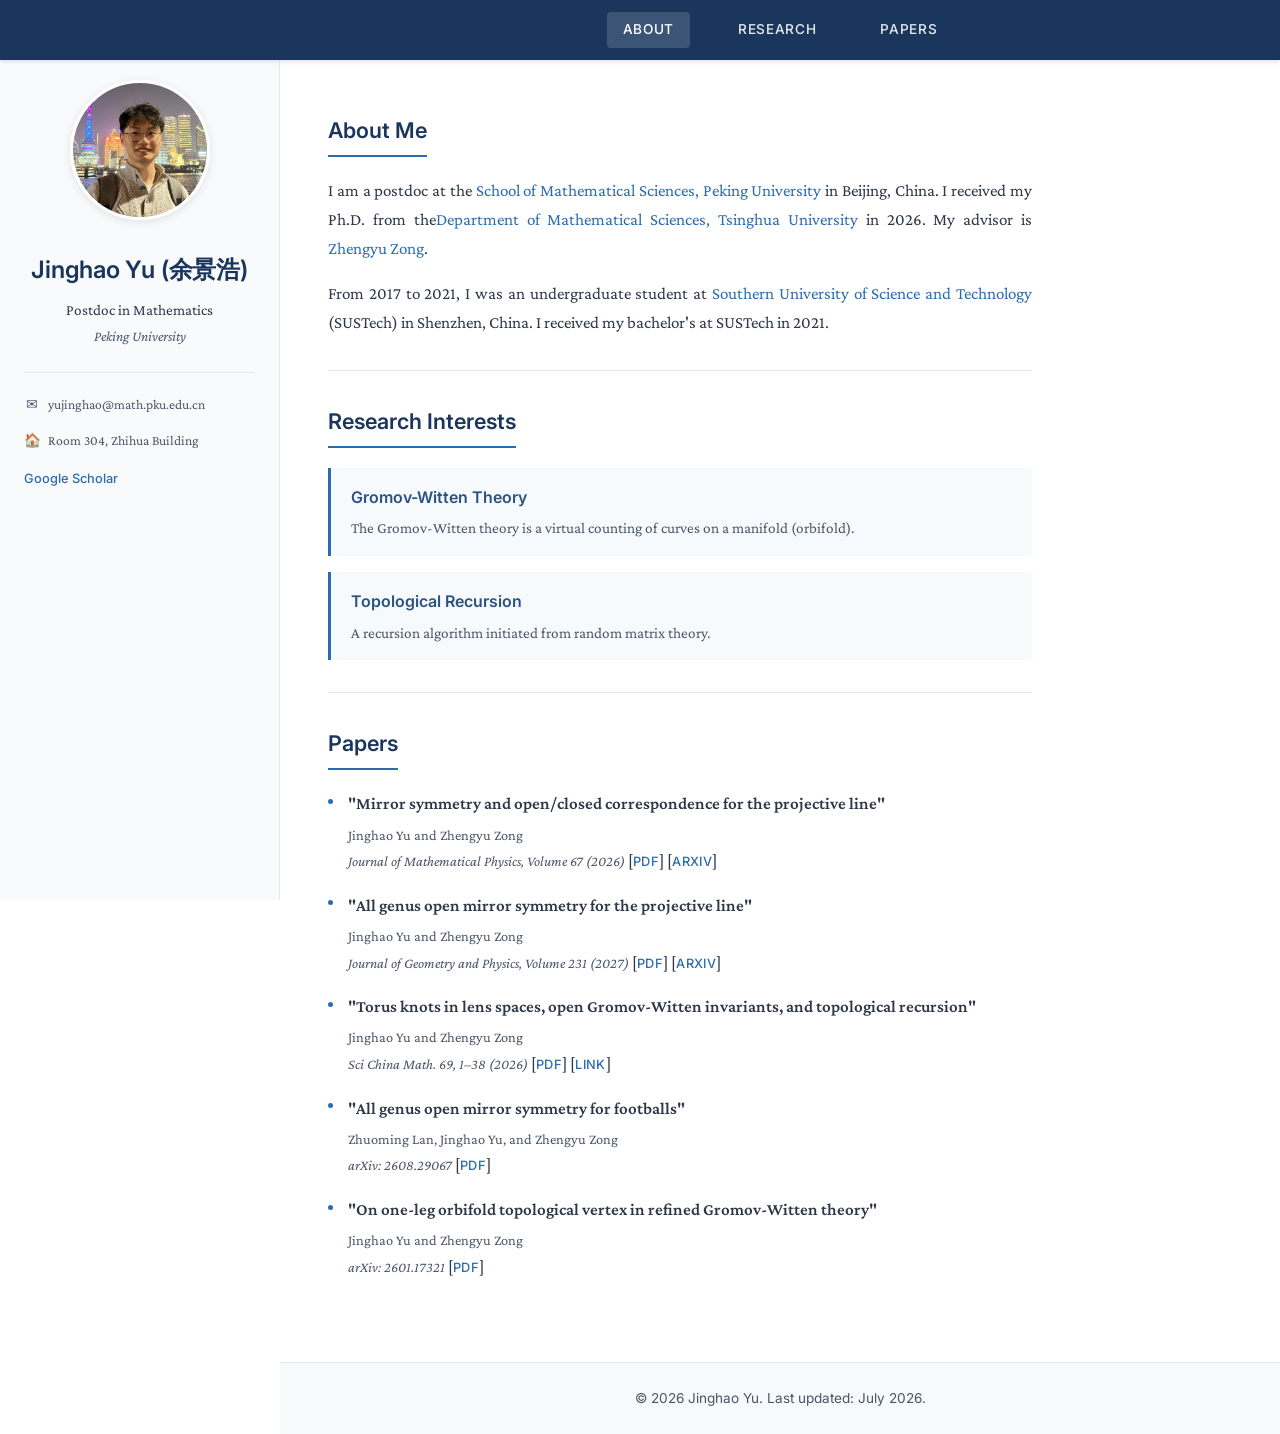
<file: index.html>
<!DOCTYPE html>
<html lang="en">
<head>
    <meta charset="UTF-8">
    <meta name="viewport" content="width=device-width, initial-scale=1.0">
    <title>Jinghao Yu | Math</title>
    <link rel="stylesheet" href="css/style.css">
    <link rel="preconnect" href="https://fonts.googleapis.com">
    <link rel="preconnect" href="https://fonts.gstatic.com" crossorigin>
    <link href="https://fonts.googleapis.com/css2?family=Crimson+Pro:ital,wght@0,400;0,600;1,400&family=Inter:wght@400;500;600&display=swap" rel="stylesheet">
</head>
<body>
    <!-- Navigation -->
    <nav class="navbar">
        <div class="nav-container">
            <a href="#about" class="nav-link">About</a>
            <a href="#research" class="nav-link">Research</a>
            <a href="#papers" class="nav-link">Papers</a>
        </div>
    </nav>

    <div class="layout">
        <!-- Fixed Sidebar -->
        <aside class="sidebar">
            <div class="sidebar-content">
                <div class="photo-container">
                    <img src="images/photo1.jpg" alt="Profile Photo" class="profile-photo" onerror="this.src='data:image/svg+xml,<svg xmlns=%22http://www.w3.org/2000/svg%22 viewBox=%220 0 200 200%22><rect fill=%22%23e8e8e8%22 width=%22200%22 height=%22200%22/><text x=%2250%%22 y=%2250%%22 dominant-baseline=%22middle%22 text-anchor=%22middle%22 fill=%22%23999%22 font-size=%2240%22>Photo</text></svg>'">
                </div>
                <p class="name">Jinghao Yu (余景浩)</p>
                <p class="title">Postdoc in Mathematics</p>
                <p class="affiliation">Peking University</p>

                <div class="sidebar-contact">
                    <div class="contact-item">
                        <span class="contact-icon">&#9993;</span>
                        <a href="mailto:yjh21@mails.tsinghua.edu.cn" class="contact-value">yujinghao@math.pku.edu.cn</a>
                    </div>
                    <div class="contact-item">
                        <span class="contact-icon">&#127968;</span>
                        <span>Room 304, Zhihua Building</span>
                    </div>
                    <div class="contact-links">
                        <a href="https://scholar.google.com/citations?pli=1&authuser=1&user=0nHxREYAAAAJ" class="social-link">Google Scholar</a>
                        <!-- <a href="#" class="social-link">GitHub</a> -->
                    </div>
                </div>
            </div>
        </aside>

        <!-- Main Content -->
        <main class="main-content">
            <!-- About Me Section -->
            <section id="about" class="section">
                <h2 class="section-title">About Me</h2>
                <div class="section-content">
                <p class="bio">
                    I am a postdoc at the <a href="https://math.pku.edu.cn/index.htm" target="_blank">School of Mathematical Sciences, Peking University</a> in Beijing, China.
                    I received my Ph.D. from the<a href="https://math.tsinghua.edu.cn/#" target="_blank">Department of Mathematical Sciences, 
                    Tsinghua University</a> in 2026. My advisor is <a href="https://www.math.tsinghua.edu.cn/info/1125/2649.htm#"
                    target="_blank"> Zhengyu Zong</a>.
                </p>
                <p class="bio">
                    From 2017 to 2021, I was an undergraduate student at <a href="https://math.sustech.edu.cn/?lang=en" target="_blank">
                    Southern University of Science and Technology</a> (SUSTech) in Shenzhen, China. I received my bachelor's at SUSTech in 2021.
                </p>
                </div>
            </section>

            <!-- Research Interest Section -->
            <section id="research" class="section">
                <h2 class="section-title">Research Interests</h2>
                <div class="section-content">
                    <div class="research-grid">
                        <div class="research-item">
                            <h3>Gromov-Witten Theory</h3>
                            <p>The Gromov-Witten theory is a virtual counting of curves on a manifold (orbifold).</p>
                        </div>
                        <div class="research-item">
                            <h3>Topological Recursion</h3>
                            <p>A recursion algorithm initiated from random matrix theory.</p>
                        </div>
                    </div>
                </div>
            </section>

            <!-- Papers Section -->
            <section id="papers" class="section">
                <h2 class="section-title">Papers</h2>
                <div class="section-content">
                    <!-- <div class="paper-year"> -->
                        <!-- <h3 class="year-heading">2026</h3> -->
                        <ul class="paper-list">
                            <li class="paper-item">
                                <span class="paper-title">"Mirror symmetry and open/closed correspondence for the projective line"</span>
                                <span class="paper-authors">Jinghao Yu and Zhengyu Zong</span>
                                <span class="paper-venue">Journal of Mathematical Physics, Volume 67 (2026)</span>
                                [<a href="https://doi.org/10.1063/5.0336342" class="paper-link">PDF</a>]
                                [<a href="http://arxiv.org/abs/2509.24727" class="paper-link">arXiv</a>]
                            </li>
                            <li class="paper-item">
                                <span class="paper-title">"All genus open mirror symmetry for the projective line"</span>
                                <span class="paper-authors">Jinghao Yu and Zhengyu Zong</span>
                                <!-- <span class="paper-venue">arXiv: 2507.15187</span> -->
                                <span class="paper-venue">Journal of Geometry and Physics, Volume 231 (2027)</span>
                                [<a href="https://doi.org/10.1016/j.geomphys.2026.105988" class="paper-link">PDF</a>]
                                [<a href="http://arxiv.org/abs/2507.15187" class="paper-link">arXiv</a>]
                            </li>
                            <li class="paper-item">
                                <span class="paper-title">"Torus knots in lens spaces, open Gromov-Witten invariants, and topological recursion"</span>
                                <span class="paper-authors">Jinghao Yu and Zhengyu Zong</span>
                                <span class="paper-venue">Sci China Math. 69, 1–38 (2026)</span>
                                [<a href="https://doi.org/10.1007/s11425-024-2395-2" class="paper-link">PDF</a>]
                                [<a href="https://mp.weixin.qq.com/s/_O5CbFFUOQSCMosNCsMdiw" class="paper-link">Link</a>]
                            </li>
                            <li class="paper-item">
                                <span class="paper-title">"All genus open mirror symmetry for footballs"</span>
                                <span class="paper-authors">Zhuoming Lan, Jinghao Yu, and Zhengyu Zong</span>
                                <span class="paper-venue">arXiv: 2608.29067</span>
                                [<a href="https://arxiv.org/abs/2608.29067" class="paper-link">PDF</a>]
                            </li>
                            <li class="paper-item">
                                <span class="paper-title">"On one-leg orbifold topological vertex in refined Gromov-Witten theory"</span>
                                <span class="paper-authors">Jinghao Yu and Zhengyu Zong</span>
                                <span class="paper-venue">arXiv: 2601.17321</span>
                                [<a href="http://arxiv.org/abs/2601.17321" class="paper-link">PDF</a>]
                            </li>
                        <!-- </ul> -->
                    <!-- </div> -->
                    <!-- <div class="paper-year"> -->
                        <!-- <h3 class="year-heading">2025</h3> -->
                        <!-- <ul class="paper-list"> -->
                        </ul>
                    <!-- </div> -->
                <!-- </div> -->
            </section>

        </main>
    </div>

    <!-- Footer -->
    <footer class="footer">
        <p>&copy; 2026 Jinghao Yu. Last updated: July 2026.</p>
    </footer>

    <script src="js/main.js"></script>
</body>
</html>
</file>
<file: css/style.css>
/* ===== CSS Variables ===== */
:root {
    --color-primary: #1a365d;
    --color-secondary: #2c5282;
    --color-accent: #2b6cb0;
    --color-text: #2d3748;
    --color-text-light: #4a5568;
    --color-background: #ffffff;
    --color-section-bg: #f7fafc;
    --color-border: #e2e8f0;
    --color-sidebar: #f8fafc;
    --font-heading: 'Inter', -apple-system, BlinkMacSystemFont, sans-serif;
    --font-body: 'Crimson Pro', Georgia, 'Times New Roman', serif;
    --sidebar-width: 280px;
    --nav-height: 48px;
    --transition: 0.3s ease;
}

/* ===== Base Styles ===== */
* {
    margin: 0;
    padding: 0;
    box-sizing: border-box;
}

html {
    scroll-behavior: smooth;
}

body {
    font-family: var(--font-body);
    font-size: 17px;
    line-height: 1.7;
    color: var(--color-text);
    background-color: var(--color-background);
}

a {
    color: var(--color-accent);
    text-decoration: none;
    transition: color var(--transition);
}

a:hover {
    color: var(--color-primary);
    text-decoration: underline;
}

/* ===== Navigation ===== */
.navbar {
    position: fixed;
    top: 0;
    left: 0;
    right: 0;
    background: var(--color-primary);
    z-index: 1000;
    box-shadow: 0 2px 4px rgba(0, 0, 0, 0.1);
}

.nav-container {
    margin-left: var(--sidebar-width);
    display: flex;
    justify-content: center;
    gap: 2rem;
    padding: 0.75rem 1rem;
}

.nav-link {
    color: rgba(255, 255, 255, 0.9);
    font-family: var(--font-heading);
    font-size: 0.85rem;
    font-weight: 500;
    text-transform: uppercase;
    letter-spacing: 0.05em;
    padding: 0.4rem 1rem;
    transition: all var(--transition);
}

.nav-link:hover {
    color: #ffffff;
    text-decoration: none;
}

.nav-link.active {
    color: #ffffff;
    background: rgba(255, 255, 255, 0.15);
    border-radius: 4px;
}

/* ===== Layout ===== */
.layout {
    display: flex;
    padding-top: var(--nav-height);
    min-height: 100vh;
}

/* ===== Fixed Sidebar ===== */
.sidebar {
    position: fixed;
    top: var(--nav-height);
    left: 0;
    width: var(--sidebar-width);
    height: calc(100vh - var(--nav-height));
    background: var(--color-sidebar);
    border-right: 1px solid var(--color-border);
    overflow-y: auto;
}

.sidebar-content {
    padding: 2rem 1.5rem;
    text-align: center;
}

.photo-container {
    margin-bottom: 1.25rem;
}

.profile-photo {
    width: 140px;
    height: 140px;
    border-radius: 50%;
    object-fit: cover;
    border: 3px solid #fff;
    box-shadow: 0 2px 10px rgba(0, 0, 0, 0.1);
}

.name {
    font-family: var(--font-heading);
    font-size: 1.5rem;
    font-weight: 600;
    color: var(--color-primary);
    margin-bottom: 0.5rem;
    letter-spacing: -0.01em;
}

.title {
    font-size: 0.95rem;
    color: var(--color-text);
    margin-bottom: 0.25rem;
    line-height: 1.4;
}

.affiliation {
    font-size: 0.9rem;
    color: var(--color-text-light);
    font-style: italic;
    margin-bottom: 1.5rem;
}

.sidebar-contact {
    border-top: 1px solid var(--color-border);
    padding-top: 1.25rem;
    text-align: left;
}

.contact-item {
    display: flex;
    align-items: flex-start;
    gap: 0.5rem;
    font-size: 0.85rem;
    margin-bottom: 0.75rem;
    color: var(--color-text-light);
}

.contact-icon {
    flex-shrink: 0;
    width: 16px;
    text-align: center;
}

.contact-item a {
    font-size: 0.85rem;
    color: var(--color-text-light);
    word-break: break-all;
}

.contact-item a:hover {
    color: var(--color-accent);
}

.contact-links {
    display: flex;
    flex-direction: column;
    gap: 0.5rem;
    margin-top: 1rem;
}

.social-link {
    font-family: var(--font-heading);
    font-size: 0.8rem;
    color: var(--color-accent);
    font-weight: 500;
}

/* ===== Main Content ===== */
.main-content {
    flex: 1;
    margin-left: var(--sidebar-width);
    padding: 2rem 3rem;
    max-width: 800px;
}

/* ===== Sections ===== */
.section {
    padding: 2rem 0;
    border-bottom: 1px solid var(--color-border);
}

.section:last-of-type {
    border-bottom: none;
}

.section-title {
    font-family: var(--font-heading);
    font-size: 1.35rem;
    font-weight: 600;
    color: var(--color-primary);
    margin-bottom: 1.25rem;
    padding-bottom: 0.4rem;
    border-bottom: 2px solid var(--color-accent);
    display: inline-block;
}

/* ===== Bio ===== */
.bio {
    margin-bottom: 1rem;
    text-align: justify;
}

.bio:last-child {
    margin-bottom: 0;
}

/* ===== Research Grid ===== */
.research-grid {
    display: grid;
    gap: 1rem;
}

.research-item {
    padding: 1rem 1.25rem;
    background: var(--color-section-bg);
    border-left: 3px solid var(--color-accent);
    border-radius: 0 4px 4px 0;
}

.research-item h3 {
    font-family: var(--font-heading);
    font-size: 1rem;
    font-weight: 600;
    color: var(--color-secondary);
    margin-bottom: 0.4rem;
}

.research-item p {
    font-size: 0.95rem;
    color: var(--color-text-light);
    line-height: 1.5;
}

/* ===== Papers ===== */
.paper-year {
    margin-bottom: 1.75rem;
}

.paper-year:last-child {
    margin-bottom: 0;
}

.year-heading {
    font-family: var(--font-heading);
    font-size: 1rem;
    font-weight: 600;
    color: var(--color-text-light);
    margin-bottom: 0.75rem;
}

.paper-list {
    list-style: none;
}

.paper-item {
    margin-bottom: 1rem;
    padding-left: 1.25rem;
    position: relative;
}

.paper-item::before {
    content: '';
    position: absolute;
    left: 0;
    top: 0.5em;
    width: 5px;
    height: 5px;
    background: var(--color-accent);
    border-radius: 50%;
}

.paper-title {
    font-weight: 600;
    color: var(--color-text);
    display: block;
    margin-bottom: 0.2rem;
}

.paper-authors {
    color: var(--color-text-light);
    display: block;
    font-size: 0.9rem;
}

.paper-venue {
    color: var(--color-text-light);
    font-style: italic;
    font-size: 0.9rem;
}

.paper-link {
    font-family: var(--font-heading);
    font-size: 0.8rem;
    font-weight: 500;
    text-transform: uppercase;
    letter-spacing: 0.03em;
}

/* ===== Contact Section ===== */
.contact-info {
    display: flex;
    flex-direction: column;
    gap: 0.75rem;
}

.contact-detail {
    display: flex;
    gap: 0.5rem;
}

.contact-label {
    font-family: var(--font-heading);
    font-weight: 500;
    color: var(--color-text);
    min-width: 110px;
    flex-shrink: 0;
}

/* ===== Footer ===== */
.footer {
    margin-left: var(--sidebar-width);
    text-align: center;
    padding: 1.5rem 2rem;
    background: var(--color-section-bg);
    color: var(--color-text-light);
    font-size: 0.85rem;
    font-family: var(--font-heading);
    border-top: 1px solid var(--color-border);
}

/* ===== Responsive Design ===== */
@media (max-width: 900px) {
    :root {
        --sidebar-width: 240px;
    }

    .main-content {
        padding: 1.5rem 2rem;
    }
}

@media (max-width: 768px) {
    :root {
        --sidebar-width: 100%;
        --nav-height: 48px;
    }

    .nav-container {
        margin-left: 0;
    }

    .layout {
        flex-direction: column;
    }

    .sidebar {
        position: relative;
        top: 0;
        width: 100%;
        height: auto;
        border-right: none;
        border-bottom: 1px solid var(--color-border);
    }

    .sidebar-content {
        padding: 1.5rem;
    }

    .profile-photo {
        width: 100px;
        height: 100px;
    }

    .name {
        font-size: 1.3rem;
    }

    .sidebar-contact {
        display: none;
    }

    .main-content {
        margin-left: 0;
        padding: 1.5rem;
    }

    .footer {
        margin-left: 0;
    }
}

@media (max-width: 480px) {
    body {
        font-size: 16px;
    }

    .nav-link {
        font-size: 0.75rem;
        padding: 0.3rem 0.6rem;
    }

    .nav-container {
        gap: 0.5rem;
    }

    .section-title {
        font-size: 1.2rem;
    }
}
</file>
